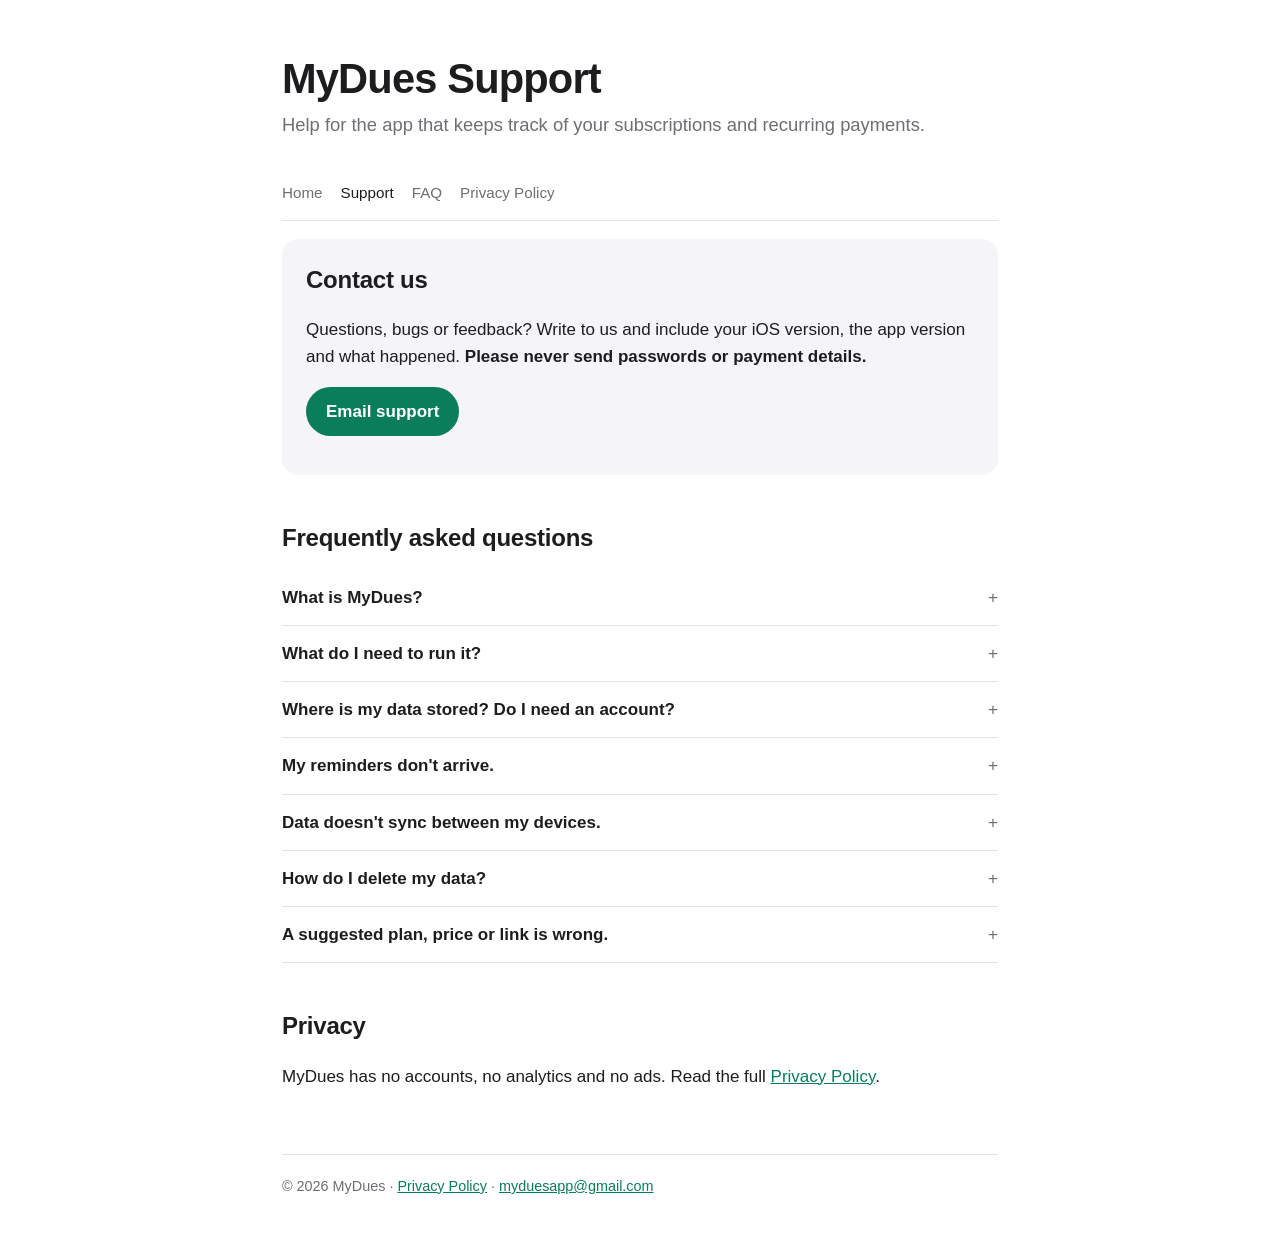
<file: docs/index.html>
<!doctype html>
<html lang="en"><head><meta charset="utf-8">
<meta name="viewport" content="width=device-width,initial-scale=1">
<title>MyDues Support</title><meta name="description" content="Support, FAQ and contact for the MyDues app.">
<link rel="stylesheet" href="style.css"></head><body><div class="wrap">
<header class="site"><h1>MyDues Support</h1><p>Help for the app that keeps track of your subscriptions and recurring payments.</p></header>
<nav><a href="home.html">Home</a><a href="index.html" class="on">Support</a><a href="index.html#faq">FAQ</a><a href="privacy.html">Privacy Policy</a></nav>
<div class="card"><h2 style="margin-top:0">Contact us</h2>
<p>Questions, bugs or feedback? Write to us and include your iOS version, the app version and what happened. <b>Please never send passwords or payment details.</b></p>
<p><a class="btn" href="mailto:myduesapp@gmail.com?subject=MyDues%20support">Email support</a></p></div>
<h2 id="faq">Frequently asked questions</h2><details><summary>What is MyDues?</summary><p>MyDues keeps track of your subscriptions and other recurring payments (streaming, bills, taxes and fees, tuition, insurance), their cost and their due dates, and reminds you before they renew.</p></details><details><summary>What do I need to run it?</summary><p>An iPhone or iPad running iOS 26.6 or later. Some suggestions (finding a service's website, plans and cancellation page) use Apple Intelligence when the device supports it.</p></details><details><summary>Where is my data stored? Do I need an account?</summary><p>There are no accounts and no servers of ours. Your data lives on your device and, if you're signed in to iCloud, in your own private iCloud so it syncs across your devices and survives a reinstall. We can't see it. Details in the <a href="privacy.html">Privacy Policy</a>.</p></details><details><summary>My reminders don't arrive.</summary><ol><li>Open <b>Settings › Notifications › MyDues</b> and make sure notifications are allowed.</li><li>Check that the subscription has a reminder set in its detail screen.</li><li>Check that no Focus mode is silencing the app.</li></ol></details><details><summary>Data doesn't sync between my devices.</summary><p>Sign in to the same Apple Account on both devices, make sure <b>iCloud</b> is on for MyDues (Settings › your name › iCloud), and keep both devices online for a few minutes. Without iCloud, data stays on the single device.</p></details><details><summary>How do I delete my data?</summary><ul><li>Delete single subscriptions in the app; the deletion syncs to iCloud.</li><li><b>Settings › Reset MyDues</b> erases everything from this device, your iCloud and your other devices.</li><li>Deleting the app removes the data on that device only; iCloud data stays until you reset the app.</li></ul></details><details><summary>A suggested plan, price or link is wrong.</summary><p>Plans and typical prices come from a list in the app and may be out of date, and links found with Apple Intelligence can be wrong. You can edit any subscription at any time; if a well-known service has wrong data, write to us.</p></details>
<h2>Privacy</h2><p>MyDues has no accounts, no analytics and no ads. Read the full <a href="privacy.html">Privacy Policy</a>.</p>
<footer>© 2026 MyDues · <a href="privacy.html">Privacy Policy</a> · <a href="mailto:myduesapp@gmail.com">myduesapp@gmail.com</a></footer>
</div></body></html>
</file>
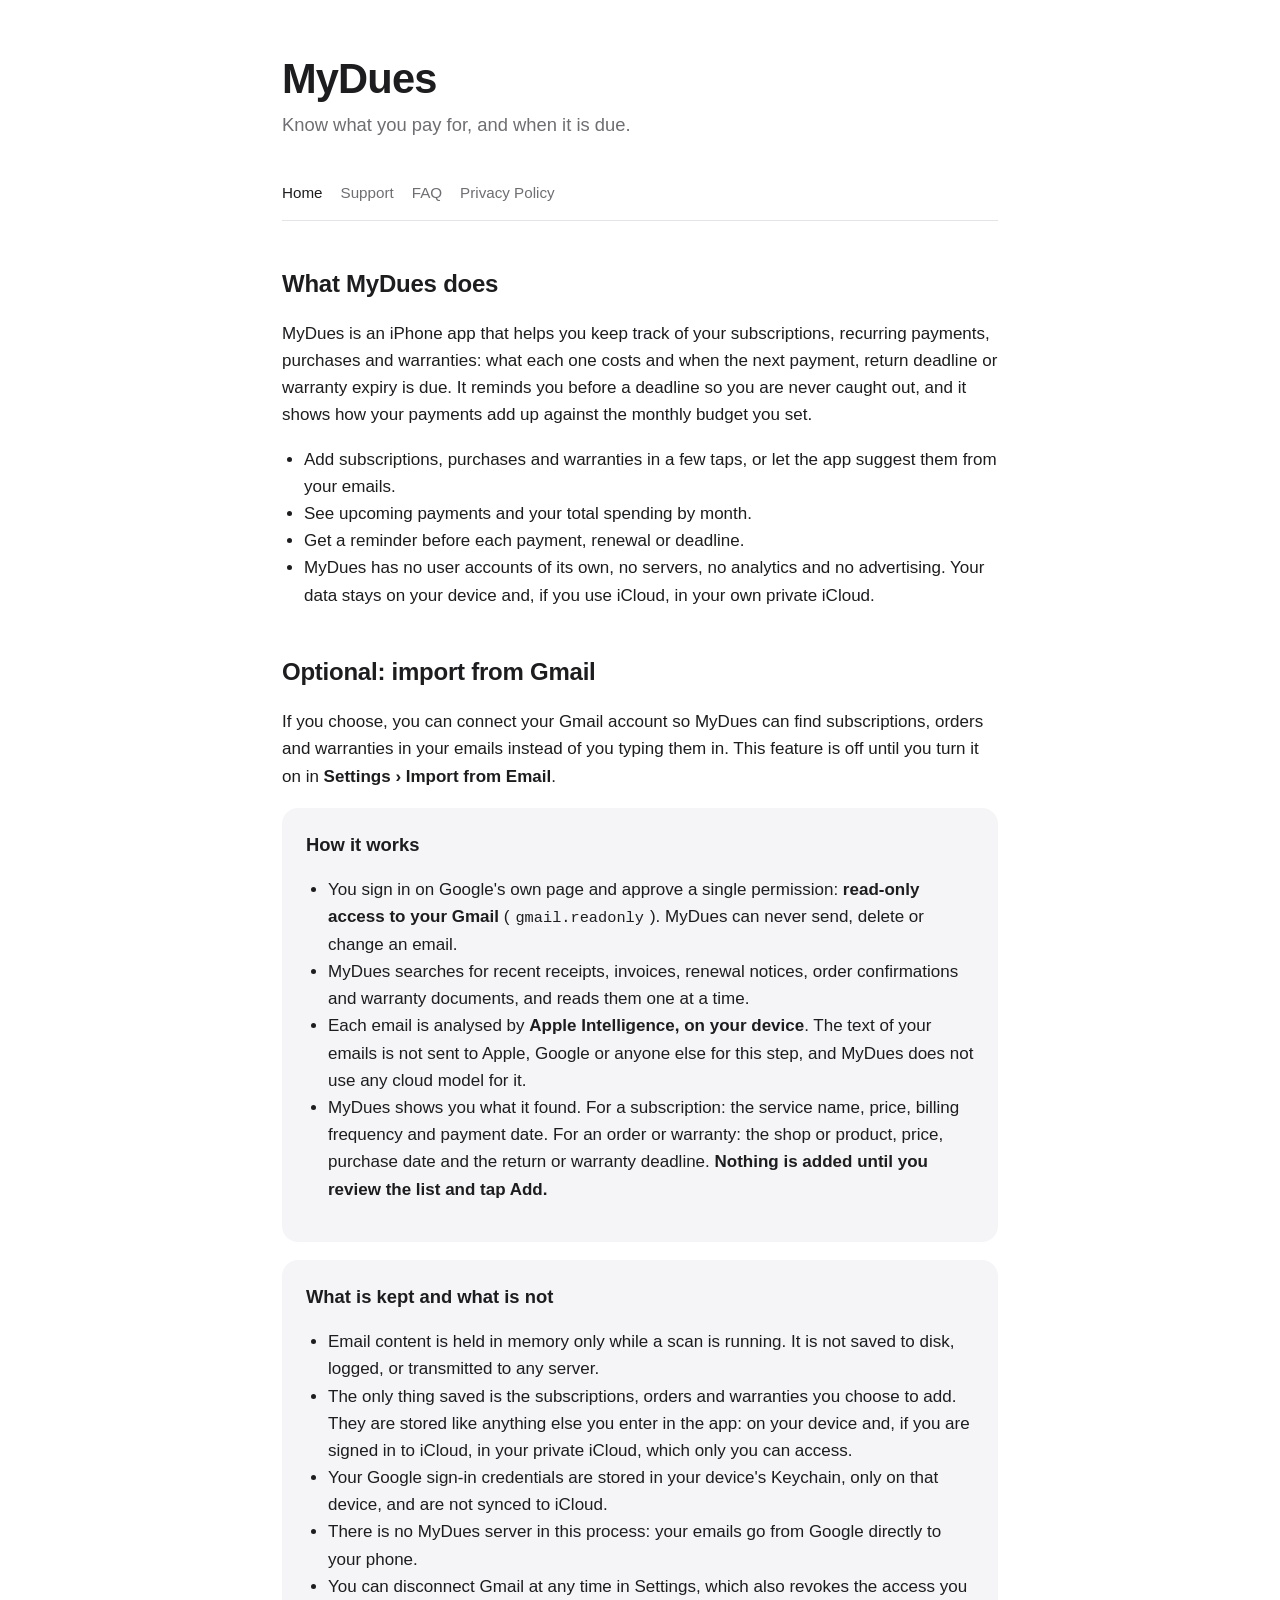
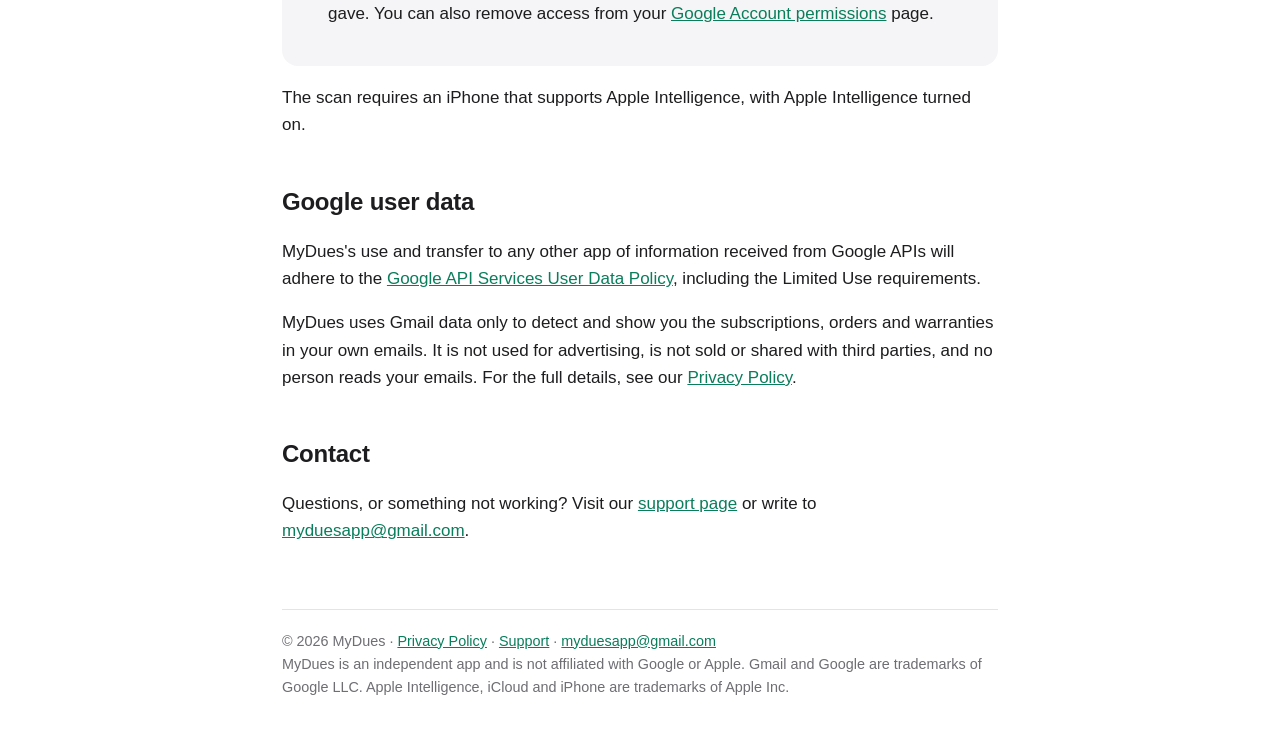
<file: docs/home.html>
<!doctype html>
<html lang="en"><head><meta charset="utf-8">
<meta name="viewport" content="width=device-width,initial-scale=1">
<title>MyDues – Track your subscriptions, purchases and warranties</title><meta name="description" content="MyDues is an iPhone app that helps you keep track of your subscriptions, purchases and warranties, what they cost and when they are due. Optional Gmail import runs on your device.">
<link rel="stylesheet" href="style.css"></head><body><div class="wrap">
<header class="site"><h1>MyDues</h1><p>Know what you pay for, and when it is due.</p></header>
<nav><a href="home.html" class="on">Home</a><a href="index.html">Support</a><a href="index.html#faq">FAQ</a><a href="privacy.html">Privacy Policy</a></nav>
<main class="doc">
<h2>What MyDues does</h2>
<p>MyDues is an iPhone app that helps you keep track of your subscriptions, recurring payments, purchases and warranties: what each one costs and when the next payment, return deadline or warranty expiry is due. It reminds you before a deadline so you are never caught out, and it shows how your payments add up against the monthly budget you set.</p>
<ul>
<li>Add subscriptions, purchases and warranties in a few taps, or let the app suggest them from your emails.</li>
<li>See upcoming payments and your total spending by month.</li>
<li>Get a reminder before each payment, renewal or deadline.</li>
<li>MyDues has no user accounts of its own, no servers, no analytics and no advertising. Your data stays on your device and, if you use iCloud, in your own private iCloud.</li>
</ul>
<h2>Optional: import from Gmail</h2>
<p>If you choose, you can connect your Gmail account so MyDues can find subscriptions, orders and warranties in your emails instead of you typing them in. This feature is off until you turn it on in <strong>Settings › Import from Email</strong>.</p>
<div class="card"><h3 style="margin-top:0">How it works</h3>
<ul>
<li>You sign in on Google's own page and approve a single permission: <strong>read-only access to your Gmail</strong> (<code>gmail.readonly</code>). MyDues can never send, delete or change an email.</li>
<li>MyDues searches for recent receipts, invoices, renewal notices, order confirmations and warranty documents, and reads them one at a time.</li>
<li>Each email is analysed by <strong>Apple Intelligence, on your device</strong>. The text of your emails is not sent to Apple, Google or anyone else for this step, and MyDues does not use any cloud model for it.</li>
<li>MyDues shows you what it found. For a subscription: the service name, price, billing frequency and payment date. For an order or warranty: the shop or product, price, purchase date and the return or warranty deadline. <strong>Nothing is added until you review the list and tap Add.</strong></li>
</ul></div>
<div class="card"><h3 style="margin-top:0">What is kept and what is not</h3>
<ul>
<li>Email content is held in memory only while a scan is running. It is not saved to disk, logged, or transmitted to any server.</li>
<li>The only thing saved is the subscriptions, orders and warranties you choose to add. They are stored like anything else you enter in the app: on your device and, if you are signed in to iCloud, in your private iCloud, which only you can access.</li>
<li>Your Google sign-in credentials are stored in your device's Keychain, only on that device, and are not synced to iCloud.</li>
<li>There is no MyDues server in this process: your emails go from Google directly to your phone.</li>
<li>You can disconnect Gmail at any time in Settings, which also revokes the access you gave. You can also remove access from your <a href="https://myaccount.google.com/permissions">Google Account permissions</a> page.</li>
</ul></div>
<p>The scan requires an iPhone that supports Apple Intelligence, with Apple Intelligence turned on.</p>
<h2>Google user data</h2>
<p>MyDues's use and transfer to any other app of information received from Google APIs will adhere to the <a href="https://developers.google.com/terms/api-services-user-data-policy">Google API Services User Data Policy</a>, including the Limited Use requirements.</p>
<p>MyDues uses Gmail data only to detect and show you the subscriptions, orders and warranties in your own emails. It is not used for advertising, is not sold or shared with third parties, and no person reads your emails. For the full details, see our <a href="privacy.html">Privacy Policy</a>.</p>
<h2>Contact</h2>
<p>Questions, or something not working? Visit our <a href="index.html">support page</a> or write to <a href="mailto:myduesapp@gmail.com">myduesapp@gmail.com</a>.</p>
</main>
<footer>© 2026 MyDues · <a href="privacy.html">Privacy Policy</a> · <a href="index.html">Support</a> · <a href="mailto:myduesapp@gmail.com">myduesapp@gmail.com</a><br>MyDues is an independent app and is not affiliated with Google or Apple. Gmail and Google are trademarks of Google LLC. Apple Intelligence, iCloud and iPhone are trademarks of Apple Inc.</footer>
</div></body></html>
</file>
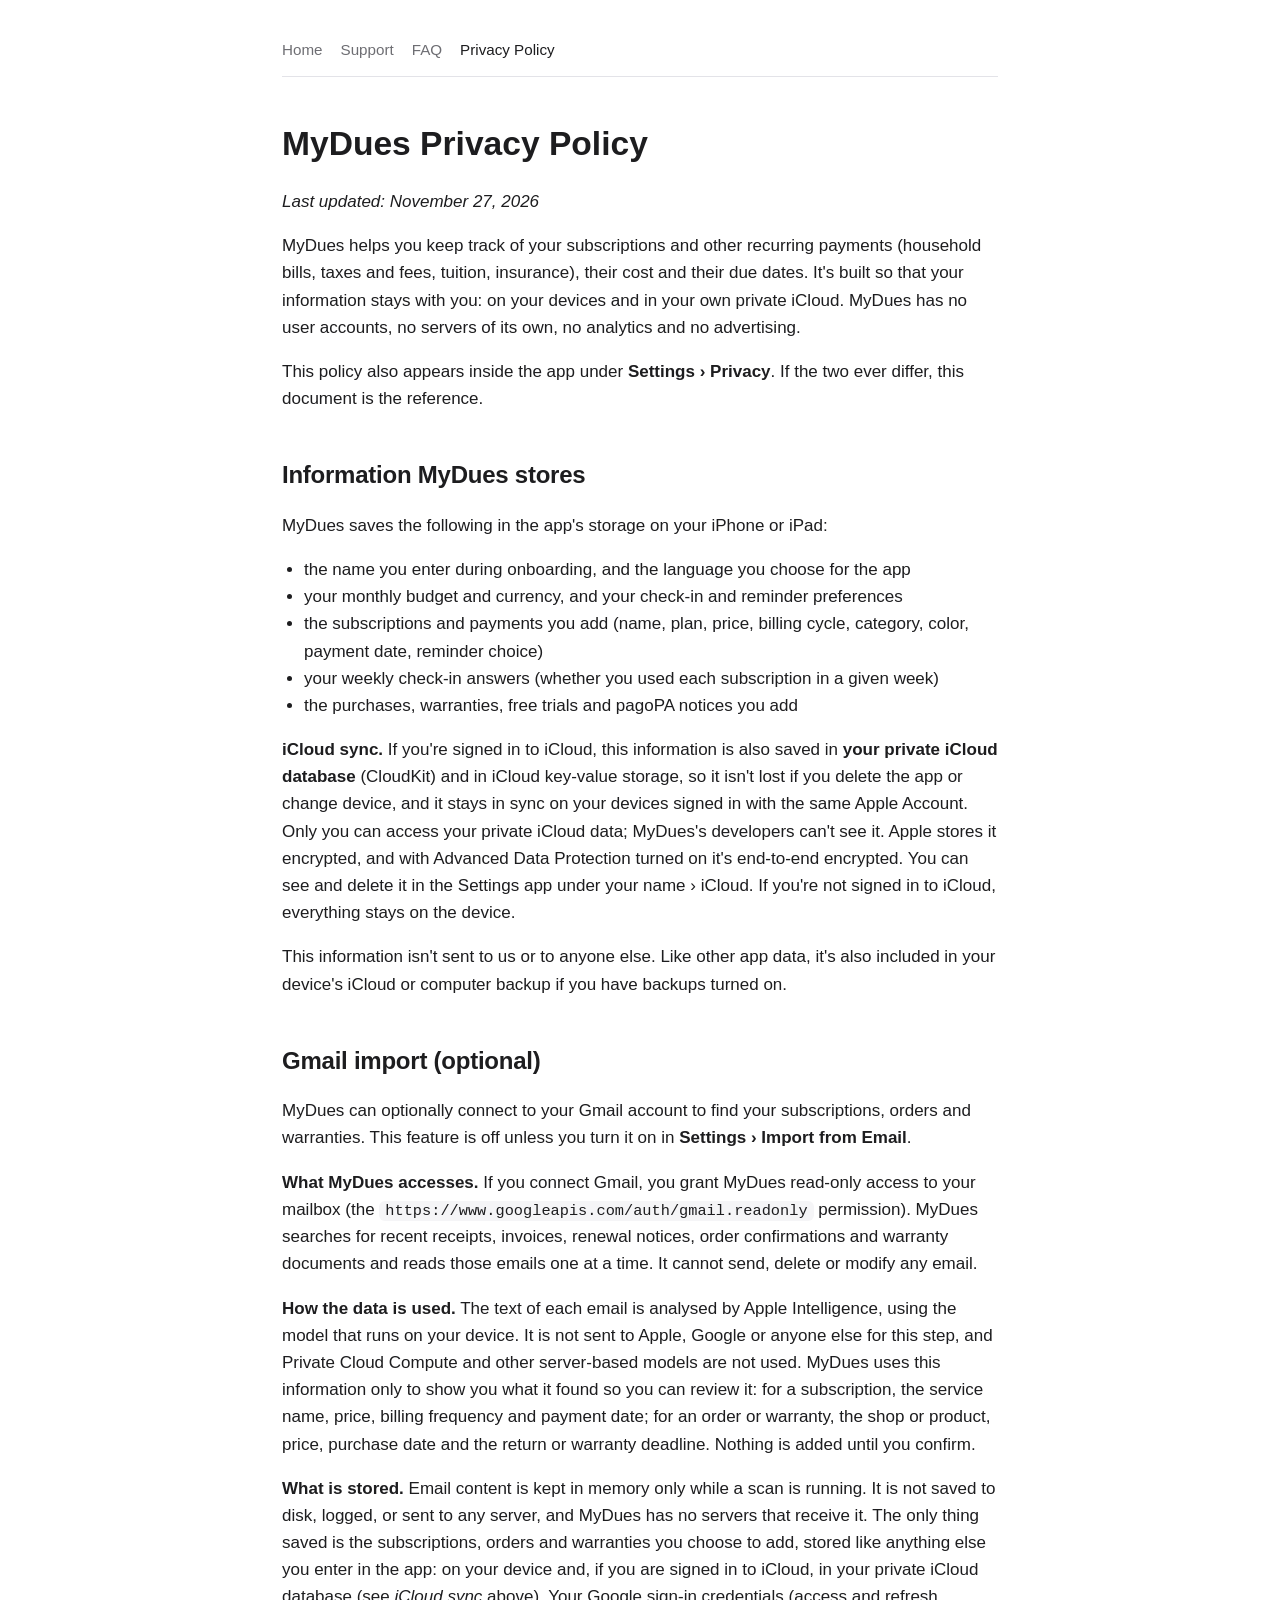
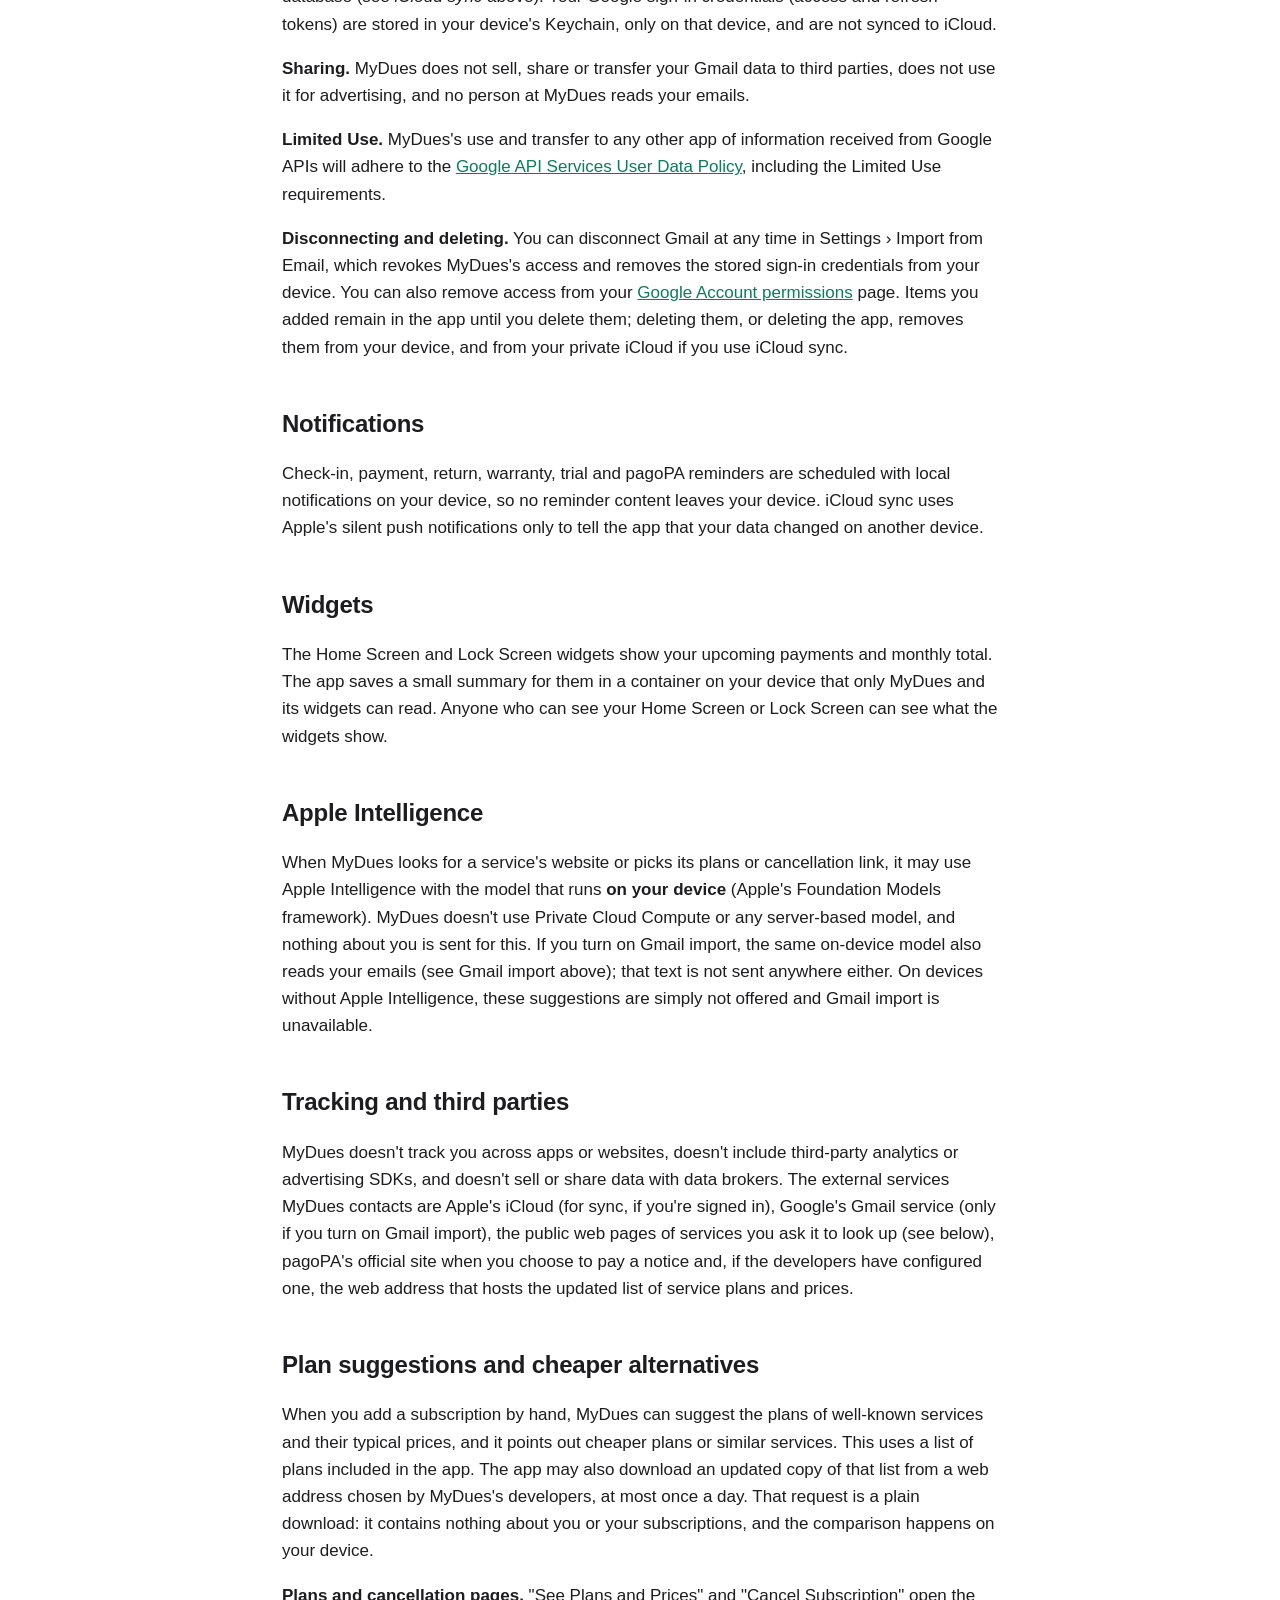
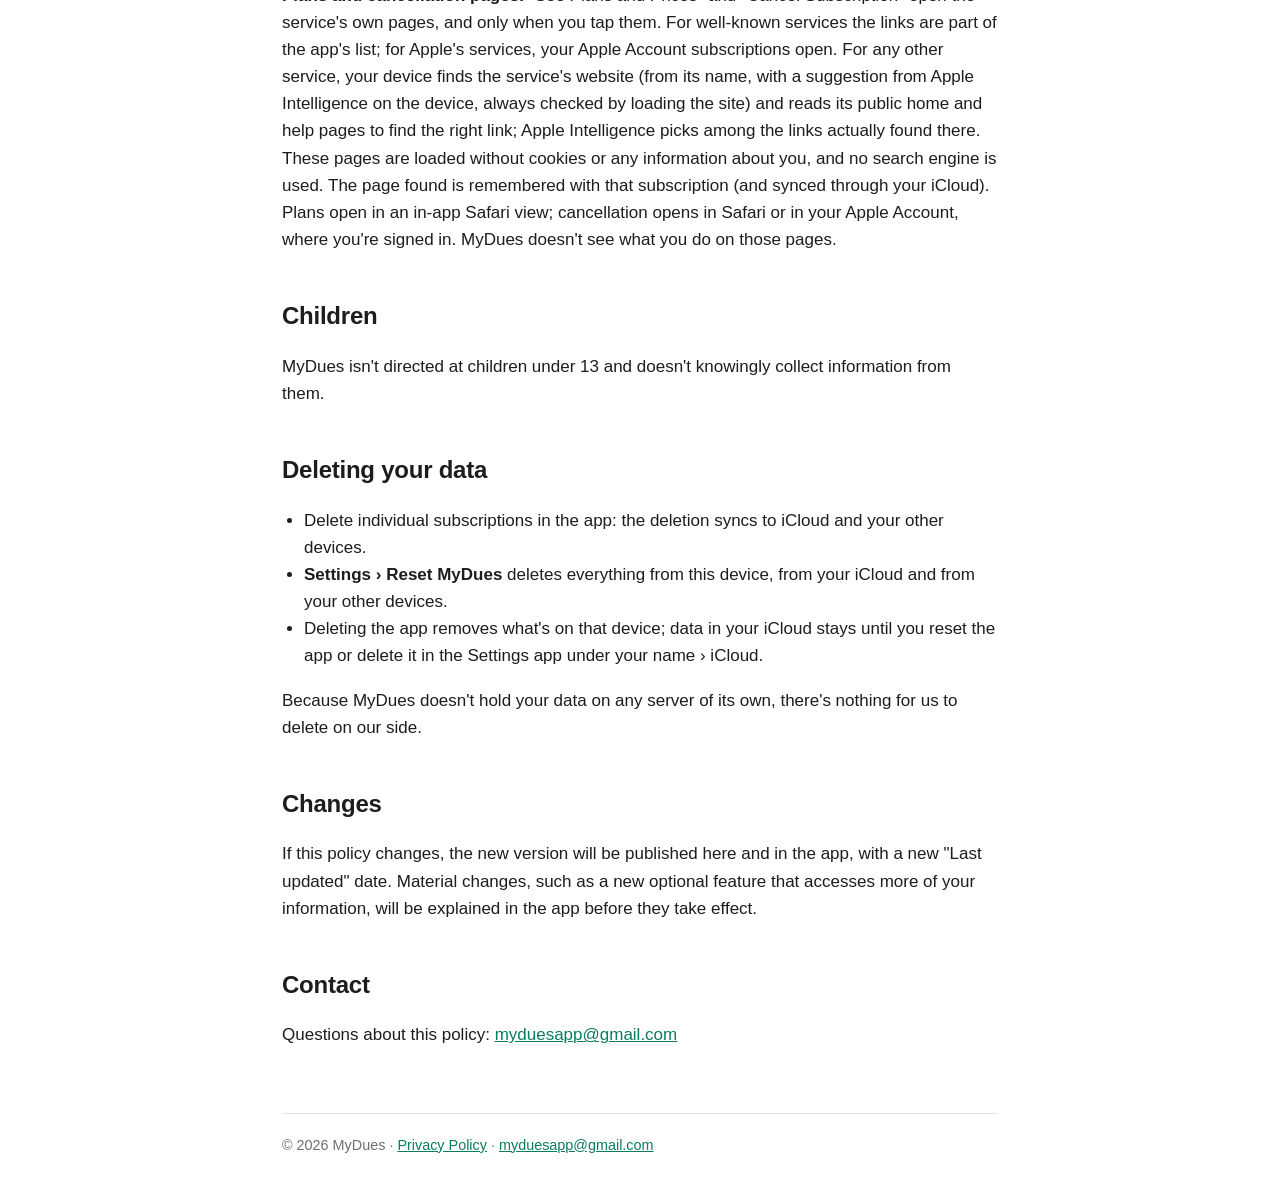
<file: docs/privacy.html>
<!doctype html>
<html lang="en"><head><meta charset="utf-8">
<meta name="viewport" content="width=device-width,initial-scale=1">
<title>MyDues Privacy Policy</title><meta name="description" content="MyDues Privacy Policy">
<link rel="stylesheet" href="style.css"></head><body><div class="wrap">
<div style="height:24px"></div>
<nav><a href="home.html">Home</a><a href="index.html">Support</a><a href="index.html#faq">FAQ</a><a href="privacy.html" class="on">Privacy Policy</a></nav>
<main class="doc"><h1>MyDues Privacy Policy</h1>
<p><em>Last updated: November 27, 2026</em></p>
<p>MyDues helps you keep track of your subscriptions and other recurring payments (household bills, taxes and fees, tuition, insurance), their cost and their due dates. It's built so that your information stays with you: on your devices and in your own private iCloud. MyDues has no user accounts, no servers of its own, no analytics and no advertising.</p>
<p>This policy also appears inside the app under <strong>Settings › Privacy</strong>. If the two ever differ, this document is the reference.</p>
<h2>Information MyDues stores</h2>
<p>MyDues saves the following in the app's storage on your iPhone or iPad:</p>
<ul>
<li>the name you enter during onboarding, and the language you choose for the app</li>
<li>your monthly budget and currency, and your check-in and reminder preferences</li>
<li>the subscriptions and payments you add (name, plan, price, billing cycle, category, color, payment date, reminder choice)</li>
<li>your weekly check-in answers (whether you used each subscription in a given week)</li>
<li>the purchases, warranties, free trials and pagoPA notices you add</li>
</ul>
<p><strong>iCloud sync.</strong> If you're signed in to iCloud, this information is also saved in <strong>your private iCloud database</strong> (CloudKit) and in iCloud key-value storage, so it isn't lost if you delete the app or change device, and it stays in sync on your devices signed in with the same Apple Account. Only you can access your private iCloud data; MyDues's developers can't see it. Apple stores it encrypted, and with Advanced Data Protection turned on it's end-to-end encrypted. You can see and delete it in the Settings app under your name › iCloud. If you're not signed in to iCloud, everything stays on the device.</p>
<p>This information isn't sent to us or to anyone else. Like other app data, it's also included in your device's iCloud or computer backup if you have backups turned on.</p>
<h2>Gmail import (optional)</h2>
<p>MyDues can optionally connect to your Gmail account to find your subscriptions, orders and warranties. This feature is off unless you turn it on in <strong>Settings › Import from Email</strong>.</p>
<p><strong>What MyDues accesses.</strong> If you connect Gmail, you grant MyDues read-only access to your mailbox (the <code>https://www.googleapis.com/auth/gmail.readonly</code> permission). MyDues searches for recent receipts, invoices, renewal notices, order confirmations and warranty documents and reads those emails one at a time. It cannot send, delete or modify any email.</p>
<p><strong>How the data is used.</strong> The text of each email is analysed by Apple Intelligence, using the model that runs on your device. It is not sent to Apple, Google or anyone else for this step, and Private Cloud Compute and other server-based models are not used. MyDues uses this information only to show you what it found so you can review it: for a subscription, the service name, price, billing frequency and payment date; for an order or warranty, the shop or product, price, purchase date and the return or warranty deadline. Nothing is added until you confirm.</p>
<p><strong>What is stored.</strong> Email content is kept in memory only while a scan is running. It is not saved to disk, logged, or sent to any server, and MyDues has no servers that receive it. The only thing saved is the subscriptions, orders and warranties you choose to add, stored like anything else you enter in the app: on your device and, if you are signed in to iCloud, in your private iCloud database (see <em>iCloud sync</em> above). Your Google sign-in credentials (access and refresh tokens) are stored in your device's Keychain, only on that device, and are not synced to iCloud.</p>
<p><strong>Sharing.</strong> MyDues does not sell, share or transfer your Gmail data to third parties, does not use it for advertising, and no person at MyDues reads your emails.</p>
<p><strong>Limited Use.</strong> MyDues's use and transfer to any other app of information received from Google APIs will adhere to the <a href="https://developers.google.com/terms/api-services-user-data-policy">Google API Services User Data Policy</a>, including the Limited Use requirements.</p>
<p><strong>Disconnecting and deleting.</strong> You can disconnect Gmail at any time in Settings › Import from Email, which revokes MyDues's access and removes the stored sign-in credentials from your device. You can also remove access from your <a href="https://myaccount.google.com/permissions">Google Account permissions</a> page. Items you added remain in the app until you delete them; deleting them, or deleting the app, removes them from your device, and from your private iCloud if you use iCloud sync.</p>
<h2>Notifications</h2>
<p>Check-in, payment, return, warranty, trial and pagoPA reminders are scheduled with local notifications on your device, so no reminder content leaves your device. iCloud sync uses Apple's silent push notifications only to tell the app that your data changed on another device.</p>
<h2>Widgets</h2>
<p>The Home Screen and Lock Screen widgets show your upcoming payments and monthly total. The app saves a small summary for them in a container on your device that only MyDues and its widgets can read. Anyone who can see your Home Screen or Lock Screen can see what the widgets show.</p>
<h2>Apple Intelligence</h2>
<p>When MyDues looks for a service's website or picks its plans or cancellation link, it may use Apple Intelligence with the model that runs <strong>on your device</strong> (Apple's Foundation Models framework). MyDues doesn't use Private Cloud Compute or any server-based model, and nothing about you is sent for this. If you turn on Gmail import, the same on-device model also reads your emails (see Gmail import above); that text is not sent anywhere either. On devices without Apple Intelligence, these suggestions are simply not offered and Gmail import is unavailable.</p>
<h2>Tracking and third parties</h2>
<p>MyDues doesn't track you across apps or websites, doesn't include third-party analytics or advertising SDKs, and doesn't sell or share data with data brokers. The external services MyDues contacts are Apple's iCloud (for sync, if you're signed in), Google's Gmail service (only if you turn on Gmail import), the public web pages of services you ask it to look up (see below), pagoPA's official site when you choose to pay a notice and, if the developers have configured one, the web address that hosts the updated list of service plans and prices.</p>
<h2>Plan suggestions and cheaper alternatives</h2>
<p>When you add a subscription by hand, MyDues can suggest the plans of well-known services and their typical prices, and it points out cheaper plans or similar services. This uses a list of plans included in the app. The app may also download an updated copy of that list from a web address chosen by MyDues's developers, at most once a day. That request is a plain download: it contains nothing about you or your subscriptions, and the comparison happens on your device.</p>
<p><strong>Plans and cancellation pages.</strong> "See Plans and Prices" and "Cancel Subscription" open the service's own pages, and only when you tap them. For well-known services the links are part of the app's list; for Apple's services, your Apple Account subscriptions open. For any other service, your device finds the service's website (from its name, with a suggestion from Apple Intelligence on the device, always checked by loading the site) and reads its public home and help pages to find the right link; Apple Intelligence picks among the links actually found there. These pages are loaded without cookies or any information about you, and no search engine is used. The page found is remembered with that subscription (and synced through your iCloud). Plans open in an in-app Safari view; cancellation opens in Safari or in your Apple Account, where you're signed in. MyDues doesn't see what you do on those pages.</p>
<h2>Children</h2>
<p>MyDues isn't directed at children under 13 and doesn't knowingly collect information from them.</p>
<h2>Deleting your data</h2>
<ul>
<li>Delete individual subscriptions in the app: the deletion syncs to iCloud and your other devices.</li>
<li><strong>Settings › Reset MyDues</strong> deletes everything from this device, from your iCloud and from your other devices.</li>
<li>Deleting the app removes what's on that device; data in your iCloud stays until you reset the app or delete it in the Settings app under your name › iCloud.</li>
</ul>
<p>Because MyDues doesn't hold your data on any server of its own, there's nothing for us to delete on our side.</p>
<h2>Changes</h2>
<p>If this policy changes, the new version will be published here and in the app, with a new "Last updated" date. Material changes, such as a new optional feature that accesses more of your information, will be explained in the app before they take effect.</p>
<h2>Contact</h2>
<p>Questions about this policy: <a href="mailto:myduesapp@gmail.com">myduesapp@gmail.com</a></p></main>
<footer>© 2026 MyDues · <a href="privacy.html">Privacy Policy</a> · <a href="mailto:myduesapp@gmail.com">myduesapp@gmail.com</a></footer>
</div></body></html>
</file>
<file: docs/style.css>
:root{--bg:#fff;--fg:#1d1d1f;--muted:#6e6e73;--card:#f5f5f7;--accent:#0a7d5a;--line:#e3e3e8}
@media(prefers-color-scheme:dark){:root{--bg:#111113;--fg:#f2f2f4;--muted:#9a9aa2;--card:#1c1c1f;--accent:#3ddc97;--line:#2c2c30}}
*{box-sizing:border-box}
body{margin:0;background:var(--bg);color:var(--fg);font:17px/1.6 -apple-system,BlinkMacSystemFont,"SF Pro Text","Segoe UI",Roboto,sans-serif}
a{color:var(--accent)}
.wrap{max-width:760px;margin:0 auto;padding:0 22px}
header.site{padding:56px 0 28px}
header.site h1{font-size:2.6rem;line-height:1.1;margin:0 0 8px;letter-spacing:-.02em}
header.site p{color:var(--muted);margin:0;font-size:1.15rem}
nav{display:flex;gap:18px;padding:14px 0;border-bottom:1px solid var(--line);font-size:.95rem}
nav a{text-decoration:none;color:var(--muted)}nav a:hover,nav a.on{color:var(--fg)}
h2{font-size:1.5rem;margin:44px 0 12px;letter-spacing:-.01em}
h3{font-size:1.15rem;margin:28px 0 6px}
.card{background:var(--card);border-radius:16px;padding:22px 24px;margin:18px 0}
.btn{display:inline-block;background:var(--accent);color:#fff;padding:11px 20px;border-radius:999px;text-decoration:none;font-weight:600}
@media(prefers-color-scheme:dark){.btn{color:#08130f}}
details{border-bottom:1px solid var(--line);padding:14px 0}
summary{cursor:pointer;font-weight:600;list-style:none;display:flex;justify-content:space-between;gap:12px}
summary::-webkit-details-marker{display:none}
summary::after{content:"+";color:var(--muted);font-weight:400}
details[open] summary::after{content:"–"}
details p,details ul,details ol{margin:10px 0 0;color:var(--fg)}
code{background:var(--card);padding:1px 6px;border-radius:6px;font-size:.9em}
footer{margin:64px 0 40px;padding-top:20px;border-top:1px solid var(--line);color:var(--muted);font-size:.9rem}
.doc h1{font-size:2.1rem;margin:40px 0 8px}
.doc ul{padding-left:22px}
</file>
